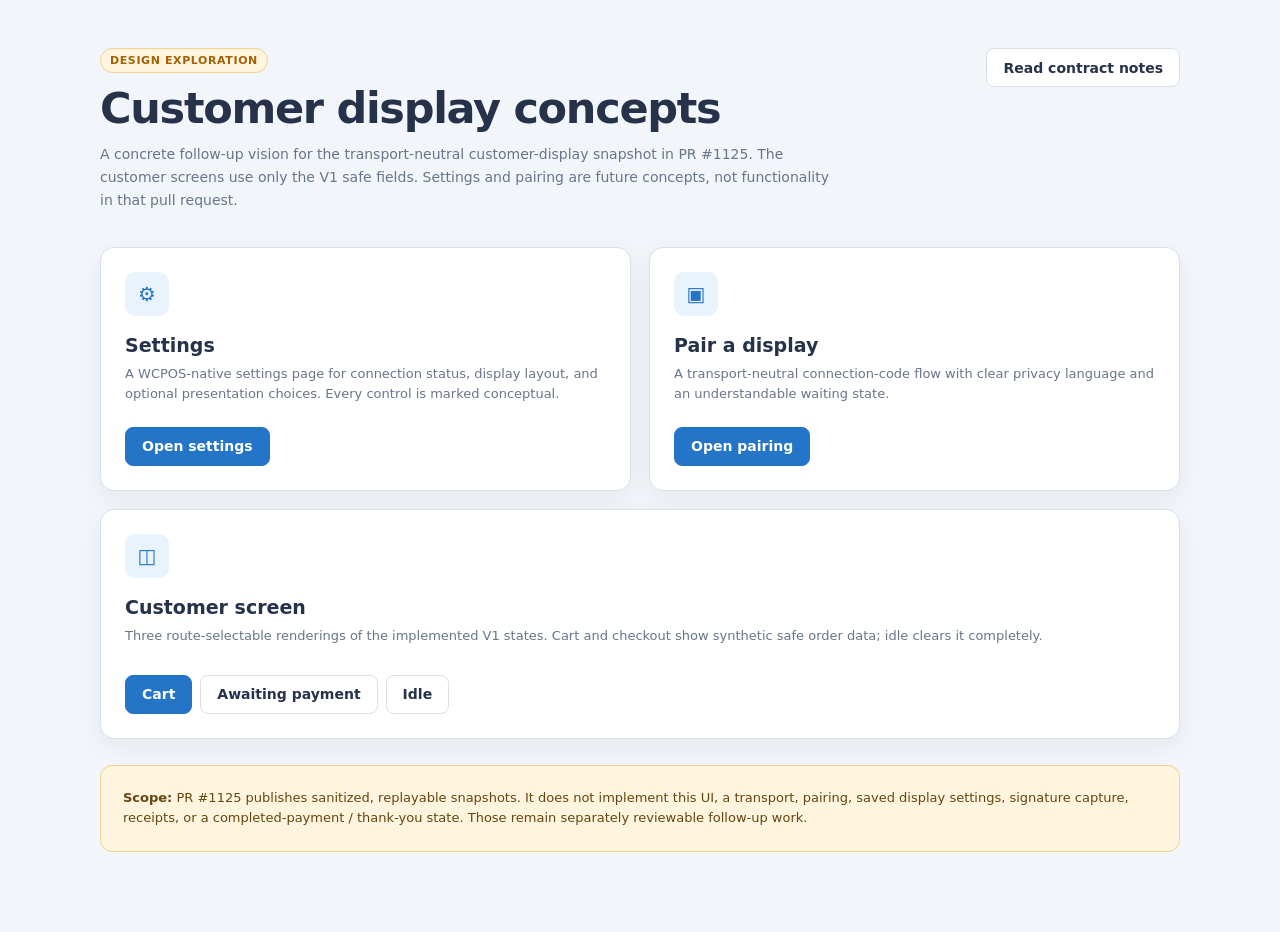
<file: docs/customer-display-mockups/index.html>
<!doctype html>
<html lang="en">
	<head>
		<meta charset="utf-8" />
		<meta name="viewport" content="width=device-width, initial-scale=1" />
		<meta name="color-scheme" content="light" />
		<title>WCPOS customer display concepts</title>
		<link rel="stylesheet" href="styles.css" />
	</head>
	<body class="gallery-body">
		<main class="gallery">
			<header class="gallery-header">
				<div>
					<span class="concept-pill">Design exploration</span>
					<h1>Customer display concepts</h1>
					<p>
						A concrete follow-up vision for the transport-neutral customer-display snapshot in
						PR #1125. The customer screens use only the V1 safe fields. Settings and pairing are
						future concepts, not functionality in that pull request.
					</p>
				</div>
				<a class="button" href="README.md">Read contract notes</a>
			</header>

			<section class="gallery-grid" aria-label="Mockup pages">
				<article class="gallery-card">
					<div class="card-icon" aria-hidden="true">⚙</div>
					<h2>Settings</h2>
					<p>
						A WCPOS-native settings page for connection status, display layout, and optional
						presentation choices. Every control is marked conceptual.
					</p>
					<div class="gallery-links">
						<a class="button primary" href="settings.html">Open settings</a>
					</div>
				</article>

				<article class="gallery-card">
					<div class="card-icon" aria-hidden="true">▣</div>
					<h2>Pair a display</h2>
					<p>
						A transport-neutral connection-code flow with clear privacy language and an
						understandable waiting state.
					</p>
					<div class="gallery-links">
						<a class="button primary" href="pair-display.html">Open pairing</a>
					</div>
				</article>

				<article class="gallery-card wide">
					<div class="card-icon" aria-hidden="true">◫</div>
					<h2>Customer screen</h2>
					<p>
						Three route-selectable renderings of the implemented V1 states. Cart and checkout
						show synthetic safe order data; idle clears it completely.
					</p>
					<div class="gallery-links">
						<a class="button primary" href="display.html?state=cart">Cart</a>
						<a class="button" href="display.html?state=awaiting-payment">Awaiting payment</a>
						<a class="button" href="display.html?state=idle">Idle</a>
					</div>
				</article>
			</section>

			<aside class="scope-box">
				<strong>Scope:</strong> PR #1125 publishes sanitized, replayable snapshots. It does not
				implement this UI, a transport, pairing, saved display settings, signature capture,
				receipts, or a completed-payment / thank-you state. Those remain separately reviewable
				follow-up work.
			</aside>
		</main>
	</body>
</html>
</file>
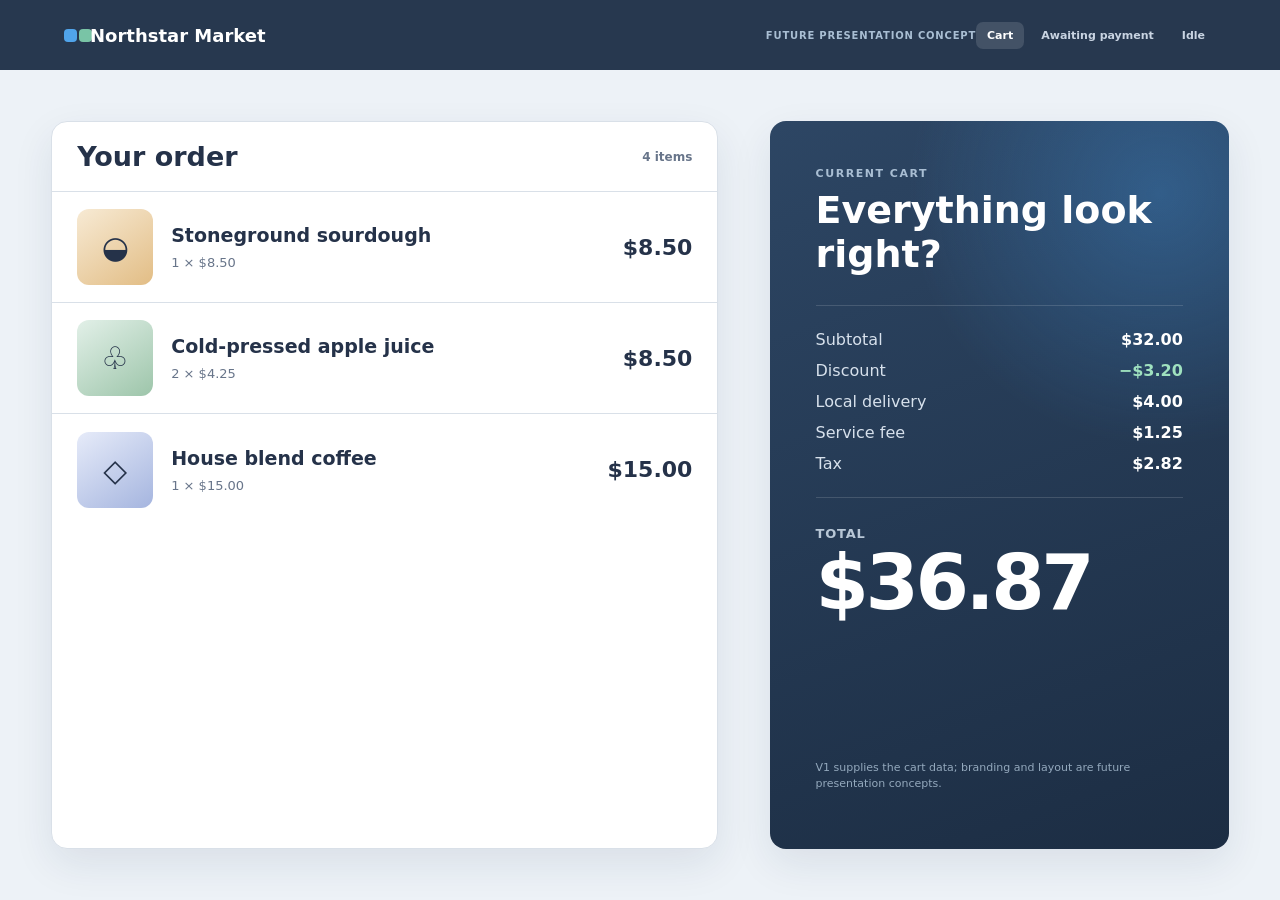
<file: docs/customer-display-mockups/display.html>
<!doctype html>
<html lang="en">
	<head>
		<meta charset="utf-8" />
		<meta name="viewport" content="width=device-width, initial-scale=1" />
		<meta name="color-scheme" content="light" />
		<title>Customer display concept — WCPOS</title>
		<link rel="stylesheet" href="styles.css" />
	</head>
	<body class="display-body">
		<div class="display-shell">
			<header class="display-topbar">
				<a class="display-brand" href="index.html">
					<span class="brand-dot" aria-hidden="true"></span>
					<span>Northstar Market</span>
				</a>
				<span class="display-concept-label">Future presentation concept</span>
				<nav class="display-state-nav" aria-label="Concept display states">
					<a href="display.html?state=cart" data-state-link="cart">Cart</a>
					<a href="display.html?state=awaiting-payment" data-state-link="awaiting-payment">
						Awaiting payment
					</a>
					<a href="display.html?state=idle" data-state-link="idle">Idle</a>
				</nav>
			</header>

			<main class="display-main" data-state-view="cart" hidden>
				<section class="item-panel" aria-label="Cart items">
					<header class="panel-heading">
						<h1>Your order</h1>
						<span>4 items</span>
					</header>
					<div class="items-list">
						<article class="line-item">
							<div class="product-image" aria-hidden="true">◒</div>
							<div class="line-copy">
								<h2>Stoneground sourdough</h2>
								<p>1 × $8.50</p>
							</div>
							<div class="line-total">$8.50</div>
						</article>
						<article class="line-item">
							<div class="product-image bottle" aria-hidden="true">♧</div>
							<div class="line-copy">
								<h2>Cold-pressed apple juice</h2>
								<p>2 × $4.25</p>
							</div>
							<div class="line-total">$8.50</div>
						</article>
						<article class="line-item">
							<div class="product-image bag" aria-hidden="true">◇</div>
							<div class="line-copy">
								<h2>House blend coffee</h2>
								<p>1 × $15.00</p>
							</div>
							<div class="line-total">$15.00</div>
						</article>
					</div>
				</section>

				<aside class="summary-panel" aria-label="Cart totals">
					<div>
						<p class="summary-eyebrow">Current cart</p>
						<h2 class="summary-title">Everything look right?</h2>
						<div class="totals-list">
							<div class="total-row"><span>Subtotal</span><strong>$32.00</strong></div>
							<div class="total-row discount"><span>Discount</span><strong>−$3.20</strong></div>
							<div class="total-row"><span>Local delivery</span><strong>$4.00</strong></div>
							<div class="total-row"><span>Service fee</span><strong>$1.25</strong></div>
							<div class="total-row"><span>Tax</span><strong>$2.82</strong></div>
						</div>
						<div class="grand-total">
							<span>Total</span>
							<strong>$36.87</strong>
						</div>
					</div>
					<p class="display-footer-note">
						V1 supplies the cart data; branding and layout are future presentation concepts.
					</p>
				</aside>
			</main>

			<main class="display-main" data-state-view="awaiting-payment" hidden>
				<section class="item-panel" aria-label="Checkout items">
					<header class="panel-heading">
						<h1>Your order</h1>
						<span>4 items</span>
					</header>
					<div class="items-list">
						<article class="line-item">
							<div class="product-image" aria-hidden="true">◒</div>
							<div class="line-copy">
								<h2>Stoneground sourdough</h2>
								<p>1 × $8.50</p>
							</div>
							<div class="line-total">$8.50</div>
						</article>
						<article class="line-item">
							<div class="product-image bottle" aria-hidden="true">♧</div>
							<div class="line-copy">
								<h2>Cold-pressed apple juice</h2>
								<p>2 × $4.25</p>
							</div>
							<div class="line-total">$8.50</div>
						</article>
						<article class="line-item">
							<div class="product-image bag" aria-hidden="true">◇</div>
							<div class="line-copy">
								<h2>House blend coffee</h2>
								<p>1 × $15.00</p>
							</div>
							<div class="line-total">$15.00</div>
						</article>
					</div>
				</section>

				<aside class="summary-panel" aria-label="Amount due">
					<div>
						<p class="summary-eyebrow">Awaiting payment</p>
						<h2 class="summary-title">Ready when you are.</h2>
						<div class="totals-list">
							<div class="total-row"><span>Subtotal</span><strong>$32.00</strong></div>
							<div class="total-row discount"><span>Discount</span><strong>−$3.20</strong></div>
							<div class="total-row"><span>Delivery + fee</span><strong>$5.25</strong></div>
							<div class="total-row"><span>Tax</span><strong>$2.82</strong></div>
						</div>
						<div class="grand-total">
							<span>Amount due</span>
							<strong>$36.87</strong>
						</div>
						<div class="payment-callout">
							Please follow the cashier's instructions to complete payment.
						</div>
					</div>
					<p class="display-footer-note">
						V1 supplies the authoritative net total; this checkout layout is a future concept.
					</p>
				</aside>
			</main>

			<main class="idle-main" data-state-view="idle" hidden>
				<div class="idle-orbit" aria-hidden="true"></div>
				<div class="idle-copy">
					<div class="idle-icon" aria-hidden="true">W</div>
					<p class="summary-eyebrow">Northstar Market</p>
					<h1>Welcome.</h1>
					<p>We'll be with you shortly.</p>
					<p class="idle-concept-note">
						V1 supplies the idle state; branding and welcome copy are future concepts.
					</p>
				</div>
			</main>
		</div>
		<script src="mockups.js"></script>
	</body>
</html>
</file>
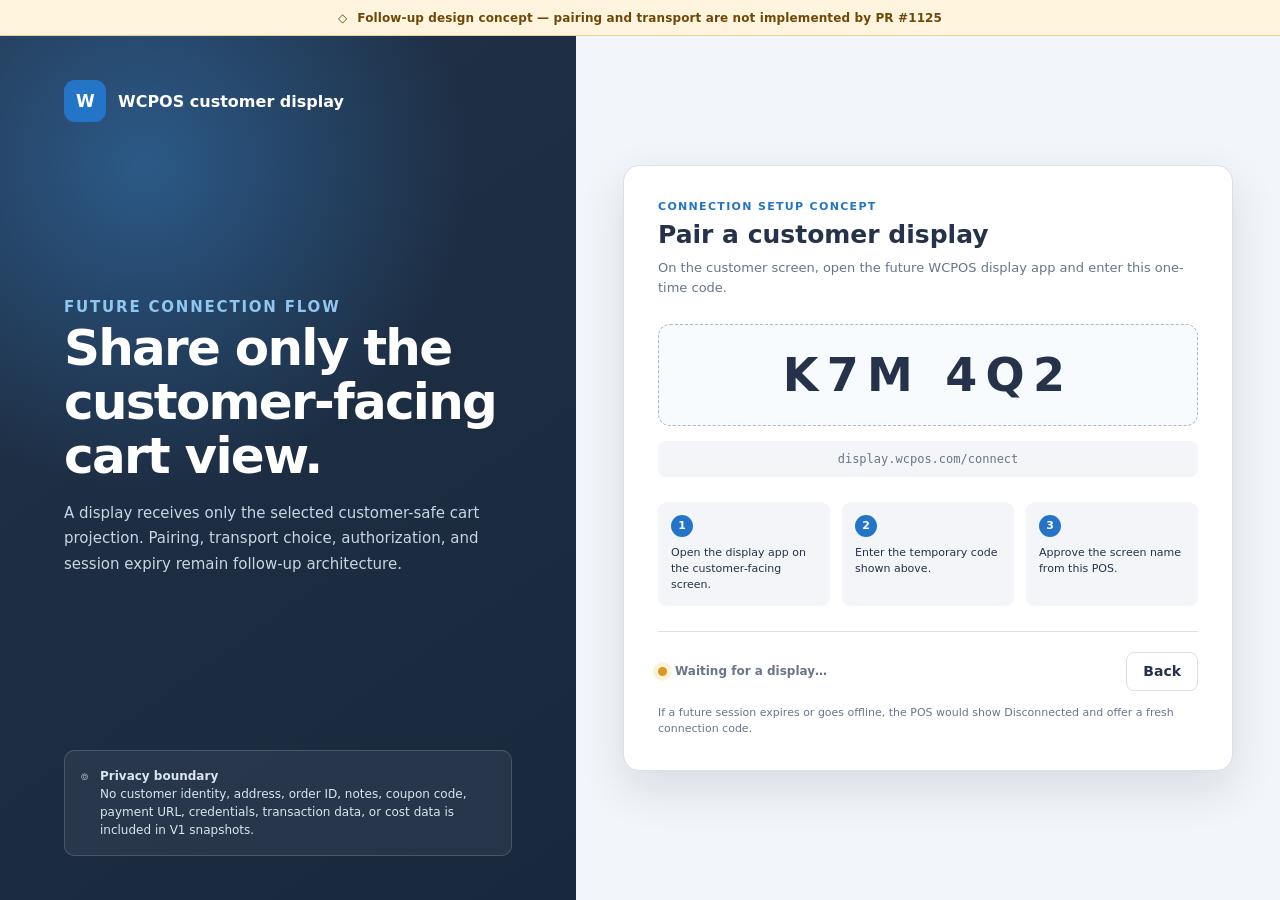
<file: docs/customer-display-mockups/pair-display.html>
<!doctype html>
<html lang="en">
	<head>
		<meta charset="utf-8" />
		<meta name="viewport" content="width=device-width, initial-scale=1" />
		<meta name="color-scheme" content="light" />
		<title>Pair customer display concept — WCPOS</title>
		<link rel="stylesheet" href="styles.css" />
	</head>
	<body>
		<div class="concept-banner">
			<span aria-hidden="true">◇</span>
			Follow-up design concept — pairing and transport are not implemented by PR #1125
		</div>
		<main class="pair-page">
			<section class="pair-intro">
				<a class="brand-line" href="index.html">
					<span class="wcpos-mark">W</span>
					WCPOS customer display
				</a>

				<div class="pair-intro-copy">
					<p class="step-label" style="color: #8fc7f1">Future connection flow</p>
					<h1>Share only the customer-facing cart view.</h1>
					<p>
						A display receives only the selected customer-safe cart projection. Pairing,
						transport choice, authorization, and session expiry remain follow-up architecture.
					</p>
				</div>

				<div class="privacy-note">
					<span aria-hidden="true">⌾</span>
					<span>
						<strong>Privacy boundary</strong><br />
						No customer identity, address, order ID, notes, coupon code, payment URL,
						credentials, transaction data, or cost data is included in V1 snapshots.
					</span>
				</div>
			</section>

			<section class="pair-panel" aria-label="Pairing code concept">
				<div class="pair-card">
					<p class="step-label">Connection setup concept</p>
					<h2>Pair a customer display</h2>
					<p class="muted-copy">
						On the customer screen, open the future WCPOS display app and enter this one-time
						code.
					</p>

					<div class="pair-code" aria-label="Example connection code K7M 4Q2">K7M 4Q2</div>
					<div class="pair-url">display.wcpos.com/connect</div>

					<ol class="pair-steps">
						<li><span>1</span>Open the display app on the customer-facing screen.</li>
						<li><span>2</span>Enter the temporary code shown above.</li>
						<li><span>3</span>Approve the screen name from this POS.</li>
					</ol>

					<div class="connection-status">
						<div class="waiting"><span class="pulse"></span> Waiting for a display…</div>
						<a class="button" href="settings.html">Back</a>
					</div>
					<p class="recovery-note">
						If a future session expires or goes offline, the POS would show Disconnected and offer
						a fresh connection code.
					</p>
				</div>
			</section>
		</main>
	</body>
</html>
</file>
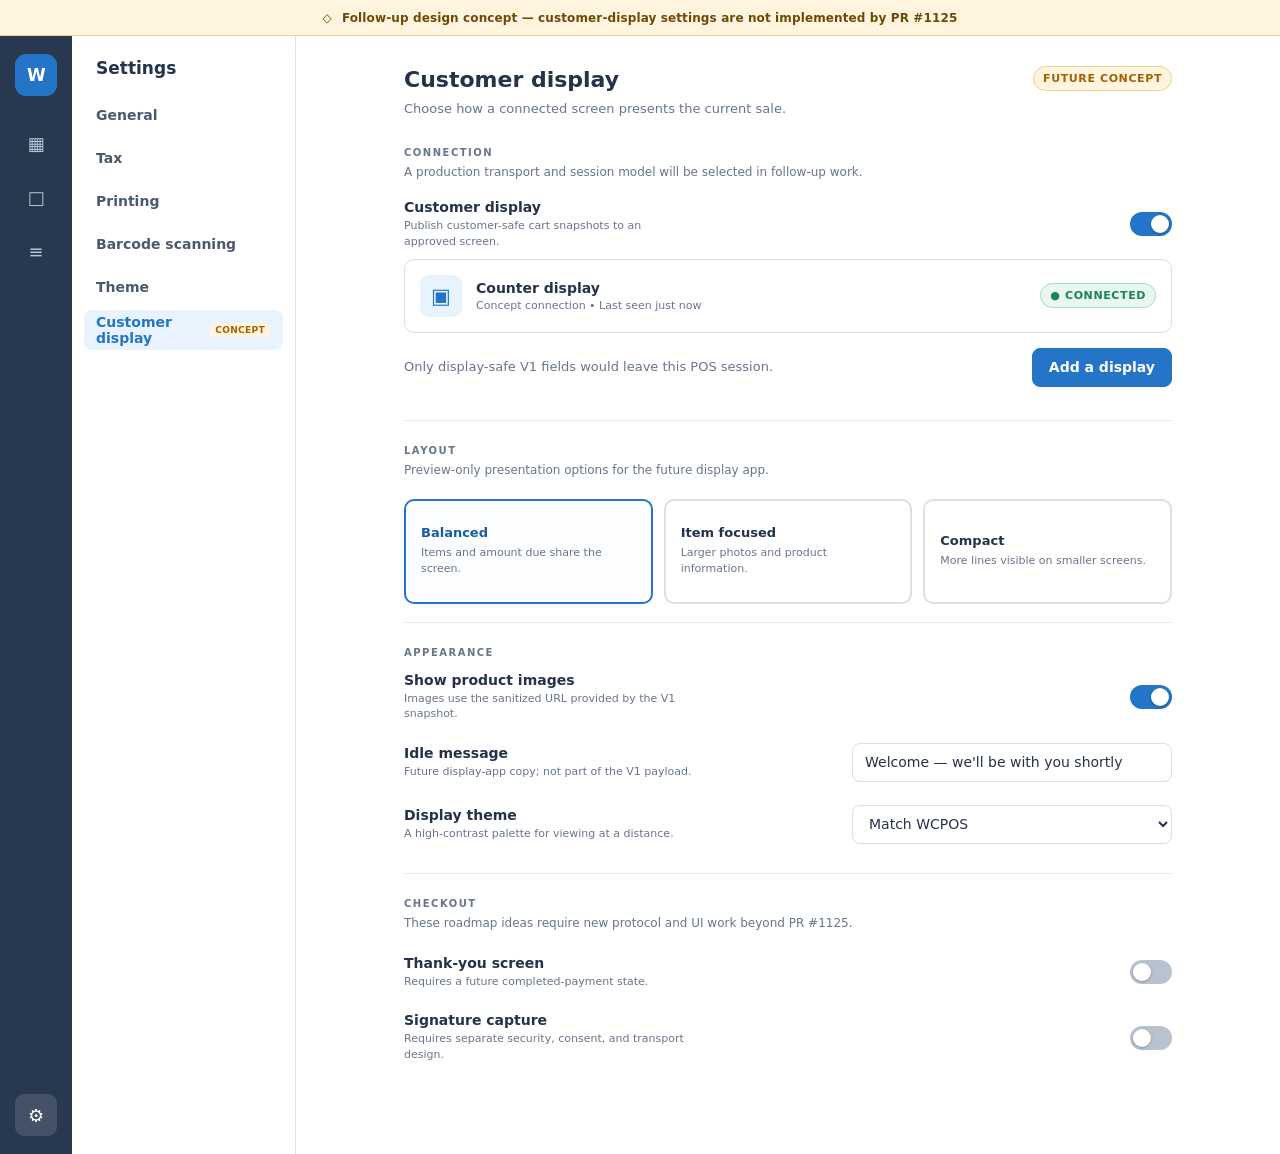
<file: docs/customer-display-mockups/settings.html>
<!doctype html>
<html lang="en">
	<head>
		<meta charset="utf-8" />
		<meta name="viewport" content="width=device-width, initial-scale=1" />
		<meta name="color-scheme" content="light" />
		<title>Customer display settings concept — WCPOS</title>
		<link rel="stylesheet" href="styles.css" />
	</head>
	<body>
		<div class="concept-banner">
			<span aria-hidden="true">◇</span>
			Follow-up design concept — customer-display settings are not implemented by PR #1125
		</div>
		<div class="app-shell">
			<div class="global-sidebar" aria-label="WCPOS areas">
				<a class="wcpos-mark" href="index.html" aria-label="Mockup gallery">W</a>
				<span class="global-icon" aria-label="Point of sale">▦</span>
				<span class="global-icon" aria-label="Products">□</span>
				<span class="global-icon" aria-label="Orders">≡</span>
				<span class="global-icon active" aria-label="Settings">⚙</span>
			</div>

			<div class="settings-rail" aria-label="Settings sections">
				<h2 class="rail-title">Settings</h2>
				<div class="rail-links">
					<span class="rail-link">General</span>
					<span class="rail-link">Tax</span>
					<span class="rail-link">Printing</span>
					<span class="rail-link">Barcode scanning</span>
					<span class="rail-link">Theme</span>
					<a class="rail-link active" href="settings.html">
						Customer display <span class="mini-badge">Concept</span>
					</a>
				</div>
			</div>

			<main class="settings-main">
				<div class="settings-page">
					<header class="page-heading">
						<div>
							<h1>Customer display</h1>
							<p>Choose how a connected screen presents the current sale.</p>
						</div>
						<span class="concept-pill">Future concept</span>
					</header>

					<section class="settings-section first">
						<h2 class="section-kicker">Connection</h2>
						<p class="section-description">
							A production transport and session model will be selected in follow-up work.
						</p>
						<div class="setting-row">
							<div class="setting-label">
								Customer display
								<small>Publish customer-safe cart snapshots to an approved screen.</small>
							</div>
							<div class="setting-control">
								<button
									class="switch on"
									type="button"
									role="switch"
									aria-checked="true"
									aria-label="Customer display"
									data-mock-action
									data-display-enabled
								></button>
							</div>
						</div>

						<div class="connected-card" data-display-dependent>
							<div class="device-icon" aria-hidden="true">▣</div>
							<div class="device-copy">
								<strong>Counter display</strong>
								<small>Concept connection • Last seen just now</small>
							</div>
							<span class="status-pill">● Connected</span>
						</div>

						<div class="action-row" data-display-dependent>
							<p class="muted-copy">Only display-safe V1 fields would leave this POS session.</p>
							<a class="button primary" href="pair-display.html">Add a display</a>
						</div>
					</section>

					<section class="settings-section">
						<h2 class="section-kicker">Layout</h2>
						<p class="section-description">Preview-only presentation options for the future display app.</p>
						<div class="choice-grid" role="radiogroup" aria-label="Display layout" data-choice-group>
							<button class="choice-card selected" type="button" role="radio" aria-checked="true" tabindex="0">
								<strong>Balanced</strong>
								<small>Items and amount due share the screen.</small>
							</button>
							<button class="choice-card" type="button" role="radio" aria-checked="false" tabindex="-1">
								<strong>Item focused</strong>
								<small>Larger photos and product information.</small>
							</button>
							<button class="choice-card" type="button" role="radio" aria-checked="false" tabindex="-1">
								<strong>Compact</strong>
								<small>More lines visible on smaller screens.</small>
							</button>
						</div>
					</section>

					<section class="settings-section">
						<h2 class="section-kicker">Appearance</h2>
						<div class="setting-row">
							<div class="setting-label">
								Show product images
								<small>Images use the sanitized URL provided by the V1 snapshot.</small>
							</div>
							<div class="setting-control">
								<button
									class="switch on"
									type="button"
									role="switch"
									aria-checked="true"
									aria-label="Show product images"
									data-mock-action
								></button>
							</div>
						</div>
						<div class="setting-row">
							<label class="setting-label" for="idle-message">
								Idle message
								<small>Future display-app copy; not part of the V1 payload.</small>
							</label>
							<div class="setting-control">
								<input
									class="text-control"
									id="idle-message"
									value="Welcome — we'll be with you shortly"
									data-mock-action
								/>
							</div>
						</div>
						<div class="setting-row">
							<label class="setting-label" for="theme">
								Display theme
								<small>A high-contrast palette for viewing at a distance.</small>
							</label>
							<div class="setting-control">
								<select class="select-control" id="theme" data-mock-action>
									<option>Match WCPOS</option>
									<option>Light</option>
									<option>Dark</option>
								</select>
							</div>
						</div>
					</section>

					<section class="settings-section">
						<h2 class="section-kicker">Checkout</h2>
						<p class="section-description">
							These roadmap ideas require new protocol and UI work beyond PR #1125.
						</p>
						<div class="setting-row">
							<div class="setting-label">
								Thank-you screen
								<small>Requires a future completed-payment state.</small>
							</div>
							<div class="setting-control">
								<button
									class="switch"
									type="button"
									role="switch"
									aria-checked="false"
									aria-label="Thank-you screen"
									data-mock-action
								></button>
							</div>
						</div>
						<div class="setting-row">
							<div class="setting-label">
								Signature capture
								<small>Requires separate security, consent, and transport design.</small>
							</div>
							<div class="setting-control">
								<button
									class="switch"
									type="button"
									role="switch"
									aria-checked="false"
									aria-label="Signature capture"
									data-mock-action
								></button>
							</div>
						</div>
					</section>
				</div>
			</main>
		</div>
		<div class="mock-toast" role="status" aria-live="polite" data-mock-toast></div>
		<script src="mockups.js"></script>
	</body>
</html>
</file>
<file: docs/customer-display-mockups/styles.css>
:root {
	--background: #f2f5f9;
	--foreground: #253249;
	--card: #ffffff;
	--card-foreground: #253249;
	--muted: #f3f5f8;
	--muted-foreground: #68758a;
	--primary: #2475c7;
	--primary-dark: #185c9e;
	--primary-soft: #e9f3fd;
	--sidebar: #27384f;
	--sidebar-foreground: #eaf0f7;
	--border: #d9e0e8;
	--success: #17845a;
	--success-soft: #e8f7f0;
	--warning: #a26105;
	--warning-soft: #fff5de;
	--radius: 10px;
	--shadow: 0 18px 45px rgba(29, 47, 72, 0.12);
	font-family:
		Inter, ui-sans-serif, system-ui, -apple-system, BlinkMacSystemFont, "Segoe UI", sans-serif;
	font-size: 14px;
	color: var(--foreground);
	background: var(--background);
}

* {
	box-sizing: border-box;
}

[hidden] {
	display: none !important;
}

html,
body {
	min-height: 100%;
	margin: 0;
}

body {
	background: var(--background);
}

a {
	color: inherit;
	text-decoration: none;
}

button,
input,
select {
	font: inherit;
}

button,
select,
input[type="checkbox"] {
	cursor: pointer;
}

.concept-banner {
	display: flex;
	align-items: center;
	justify-content: center;
	gap: 10px;
	min-height: 36px;
	padding: 8px 18px;
	color: #6f4808;
	background: var(--warning-soft);
	border-bottom: 1px solid #efd28f;
	font-size: 12px;
	font-weight: 650;
	letter-spacing: 0.01em;
}

.concept-pill,
.status-pill {
	display: inline-flex;
	align-items: center;
	gap: 6px;
	width: fit-content;
	padding: 5px 9px;
	border-radius: 999px;
	font-size: 11px;
	font-weight: 700;
	letter-spacing: 0.055em;
	text-transform: uppercase;
}

.concept-pill {
	color: var(--warning);
	background: var(--warning-soft);
	border: 1px solid #efd28f;
}

.status-pill {
	color: var(--success);
	background: var(--success-soft);
	border: 1px solid #a6dbc5;
}

.app-shell {
	min-height: calc(100vh - 36px);
	display: grid;
	grid-template-columns: 72px 224px minmax(0, 1fr);
}

.global-sidebar {
	position: relative;
	display: flex;
	flex-direction: column;
	align-items: center;
	gap: 12px;
	padding: 18px 10px;
	color: var(--sidebar-foreground);
	background: var(--sidebar);
}

.wcpos-mark {
	display: grid;
	place-items: center;
	width: 42px;
	height: 42px;
	margin-bottom: 14px;
	border-radius: 11px;
	color: white;
	background: var(--primary);
	font-size: 17px;
	font-weight: 800;
	letter-spacing: -0.04em;
}

.global-icon {
	display: grid;
	place-items: center;
	width: 42px;
	height: 42px;
	border-radius: 9px;
	color: #b9c6d6;
	font-size: 18px;
}

.global-icon.active {
	color: white;
	background: rgba(255, 255, 255, 0.13);
}

.global-icon:last-child {
	margin-top: auto;
}

.settings-rail {
	padding: 22px 12px;
	background: var(--card);
	border-right: 1px solid var(--border);
}

.rail-title {
	margin: 0 12px 17px;
	font-size: 17px;
	font-weight: 700;
}

.rail-links {
	display: grid;
	gap: 3px;
}

.rail-link {
	display: flex;
	align-items: center;
	justify-content: space-between;
	min-height: 40px;
	padding: 0 12px;
	border-radius: 8px;
	color: #4b5970;
	font-weight: 550;
}

.rail-link.active {
	color: var(--primary);
	background: var(--primary-soft);
	font-weight: 700;
}

.rail-link .mini-badge {
	padding: 2px 6px;
	border-radius: 999px;
	color: var(--warning);
	background: var(--warning-soft);
	font-size: 9px;
	font-weight: 750;
	letter-spacing: 0.04em;
	text-transform: uppercase;
}

.settings-main {
	min-width: 0;
	padding: 30px 36px 64px;
	background: var(--card);
}

.settings-page {
	width: min(100%, 768px);
	margin: 0 auto;
}

.page-heading {
	display: flex;
	align-items: flex-start;
	justify-content: space-between;
	gap: 20px;
	margin-bottom: 28px;
}

.page-heading h1 {
	margin: 0 0 5px;
	font-size: 22px;
	line-height: 1.25;
}

.page-heading p,
.muted-copy {
	margin: 0;
	color: var(--muted-foreground);
	font-size: 13px;
	line-height: 1.55;
}

.settings-section {
	padding: 24px 0 18px;
	border-top: 1px solid rgba(217, 224, 232, 0.75);
}

.settings-section.first {
	padding-top: 0;
	border-top: 0;
}

.section-kicker {
	margin: 0 0 5px;
	color: var(--muted-foreground);
	font-size: 10px;
	font-weight: 750;
	letter-spacing: 0.15em;
	text-transform: uppercase;
}

.section-description {
	margin: 0 0 9px;
	color: var(--muted-foreground);
	font-size: 12px;
	line-height: 1.5;
}

.setting-row {
	display: grid;
	grid-template-columns: minmax(210px, 288px) minmax(220px, 1fr);
	align-items: center;
	gap: 24px;
	min-height: 62px;
	padding: 9px 0;
}

.setting-label {
	display: grid;
	gap: 3px;
	font-weight: 600;
}

.setting-label small {
	color: var(--muted-foreground);
	font-size: 11px;
	font-weight: 400;
	line-height: 1.45;
}

.setting-control {
	display: flex;
	justify-content: flex-end;
}

.text-control,
.select-control {
	width: min(100%, 320px);
	min-height: 39px;
	padding: 0 12px;
	color: var(--foreground);
	background: var(--card);
	border: 1px solid var(--border);
	border-radius: 8px;
}

.switch {
	position: relative;
	width: 42px;
	height: 24px;
	border: 0;
	border-radius: 999px;
	background: #b9c3cf;
}

.switch::after {
	position: absolute;
	top: 3px;
	left: 3px;
	width: 18px;
	height: 18px;
	content: "";
	border-radius: 999px;
	background: white;
	box-shadow: 0 1px 3px rgba(0, 0, 0, 0.25);
	transition: transform 160ms ease;
}

.switch.on {
	background: var(--primary);
}

.switch.on::after {
	transform: translateX(18px);
}

.choice-grid {
	display: grid;
	grid-template-columns: repeat(3, 1fr);
	gap: 11px;
	padding-top: 11px;
}

.choice-card {
	min-height: 105px;
	padding: 15px;
	text-align: left;
	color: var(--foreground);
	background: var(--card);
	border: 2px solid var(--border);
	border-radius: var(--radius);
}

.choice-card.selected {
	color: var(--primary-dark);
	background: #fbfdff;
	border-color: var(--primary);
}

.choice-card strong,
.choice-card small {
	display: block;
}

.choice-card strong {
	margin-bottom: 5px;
	font-size: 13px;
}

.choice-card small {
	color: var(--muted-foreground);
	font-size: 11px;
	line-height: 1.45;
}

.action-row {
	display: flex;
	align-items: center;
	justify-content: space-between;
	gap: 20px;
	padding: 15px 0;
}

.button {
	display: inline-flex;
	align-items: center;
	justify-content: center;
	min-height: 39px;
	padding: 0 16px;
	border: 1px solid var(--border);
	border-radius: 8px;
	color: var(--foreground);
	background: var(--card);
	font-weight: 650;
}

.button.primary {
	color: white;
	background: var(--primary);
	border-color: var(--primary);
}

.button.ghost {
	color: var(--primary);
	background: transparent;
	border-color: transparent;
}

.button.disabled {
	opacity: 0.52;
}

.connected-card {
	display: flex;
	align-items: center;
	gap: 14px;
	padding: 15px;
	border: 1px solid var(--border);
	border-radius: var(--radius);
	background: var(--card);
}

.connected-card .device-icon {
	display: grid;
	place-items: center;
	width: 42px;
	height: 42px;
	border-radius: 9px;
	color: var(--primary);
	background: var(--primary-soft);
	font-size: 21px;
}

.connected-card .device-copy {
	flex: 1;
}

.connected-card strong,
.connected-card small {
	display: block;
}

.connected-card small {
	margin-top: 3px;
	color: var(--muted-foreground);
	font-size: 11px;
}

.pair-page {
	min-height: calc(100vh - 36px);
	display: grid;
	grid-template-columns: minmax(360px, 0.9fr) minmax(500px, 1.1fr);
	background: var(--card);
}

.pair-intro {
	display: flex;
	flex-direction: column;
	justify-content: space-between;
	padding: 44px clamp(36px, 5vw, 76px);
	color: white;
	background:
		radial-gradient(circle at 25% 15%, rgba(62, 151, 234, 0.4), transparent 38%),
		linear-gradient(145deg, #213248 0%, #18283d 100%);
}

.brand-line {
	display: flex;
	align-items: center;
	gap: 12px;
	font-size: 16px;
	font-weight: 750;
}

.brand-line .wcpos-mark {
	margin: 0;
}

.pair-intro-copy h1 {
	max-width: 450px;
	margin: 0 0 18px;
	font-size: clamp(31px, 4vw, 50px);
	line-height: 1.08;
	letter-spacing: -0.035em;
}

.pair-intro-copy p {
	max-width: 500px;
	margin: 0;
	color: #c9d5e3;
	font-size: 15px;
	line-height: 1.7;
}

.privacy-note {
	display: flex;
	gap: 12px;
	padding: 16px;
	border: 1px solid rgba(255, 255, 255, 0.16);
	border-radius: var(--radius);
	color: #dbe5f0;
	background: rgba(255, 255, 255, 0.06);
	font-size: 12px;
	line-height: 1.5;
}

.pair-panel {
	display: grid;
	place-items: center;
	padding: 44px;
	background: var(--background);
}

.pair-card {
	width: min(100%, 610px);
	padding: 34px;
	border: 1px solid var(--border);
	border-radius: 16px;
	background: var(--card);
	box-shadow: var(--shadow);
}

.step-label {
	margin: 0 0 7px;
	color: var(--primary);
	font-size: 11px;
	font-weight: 750;
	letter-spacing: 0.12em;
	text-transform: uppercase;
}

.pair-card h2 {
	margin: 0 0 9px;
	font-size: 25px;
}

.pair-code {
	display: flex;
	align-items: center;
	justify-content: center;
	gap: 12px;
	margin: 26px 0 15px;
	padding: 23px;
	border: 1px dashed #a7b9cc;
	border-radius: 12px;
	background: #f8fbfe;
	font-size: clamp(31px, 4vw, 46px);
	font-weight: 800;
	letter-spacing: 0.18em;
}

.pair-url {
	padding: 11px 13px;
	text-align: center;
	color: var(--muted-foreground);
	background: var(--muted);
	border-radius: 8px;
	font-family: ui-monospace, SFMono-Regular, Menlo, monospace;
	font-size: 12px;
}

.pair-steps {
	display: grid;
	grid-template-columns: repeat(3, 1fr);
	gap: 12px;
	margin: 25px 0;
	padding: 0;
	list-style: none;
}

.pair-steps li {
	padding: 13px;
	border-radius: 9px;
	background: var(--muted);
	font-size: 11px;
	line-height: 1.45;
}

.pair-steps span {
	display: grid;
	place-items: center;
	width: 22px;
	height: 22px;
	margin-bottom: 8px;
	border-radius: 99px;
	color: white;
	background: var(--primary);
	font-weight: 750;
}

.connection-status {
	display: flex;
	align-items: center;
	justify-content: space-between;
	gap: 14px;
	padding-top: 20px;
	border-top: 1px solid var(--border);
}

.recovery-note {
	margin: 14px 0 0;
	color: var(--muted-foreground);
	font-size: 11px;
	line-height: 1.45;
}

.waiting {
	display: flex;
	align-items: center;
	gap: 8px;
	color: var(--muted-foreground);
	font-size: 12px;
	font-weight: 600;
}

.pulse {
	width: 9px;
	height: 9px;
	border-radius: 99px;
	background: #d99622;
	box-shadow: 0 0 0 5px #fff3d7;
}

.display-body {
	min-height: 100vh;
	overflow-x: hidden;
	background: #edf2f7;
}

.display-shell {
	min-height: 100vh;
	display: grid;
	grid-template-rows: auto 1fr;
}

.display-topbar {
	display: flex;
	align-items: center;
	justify-content: space-between;
	min-height: 70px;
	padding: 0 clamp(28px, 5vw, 72px);
	color: white;
	background: var(--sidebar);
}

.display-brand {
	display: flex;
	align-items: center;
	gap: 13px;
	font-size: 18px;
	font-weight: 750;
}

.display-brand .brand-dot {
	width: 13px;
	height: 13px;
	border-radius: 4px;
	background: #50a4eb;
	box-shadow: 15px 0 0 #79c4a6;
}

.display-state-nav {
	display: flex;
	gap: 6px;
}

.display-concept-label {
	margin-left: auto;
	color: #a9bed3;
	font-size: 10px;
	font-weight: 700;
	letter-spacing: 0.08em;
	text-transform: uppercase;
}

.display-state-nav a {
	padding: 7px 11px;
	border-radius: 7px;
	color: #c9d4e2;
	font-size: 11px;
	font-weight: 650;
}

.display-state-nav a.active {
	color: white;
	background: rgba(255, 255, 255, 0.13);
}

.capture-mode .display-state-nav {
	display: none;
}

.display-main {
	min-height: 0;
	display: grid;
	grid-template-columns: minmax(0, 1fr) minmax(380px, 39%);
	padding: clamp(24px, 4vw, 54px);
	gap: clamp(24px, 4vw, 54px);
}

.item-panel,
.summary-panel {
	min-height: 0;
	border: 1px solid var(--border);
	border-radius: 16px;
	background: var(--card);
	box-shadow: 0 15px 40px rgba(27, 48, 76, 0.09);
}

.item-panel {
	display: flex;
	flex-direction: column;
	overflow: hidden;
}

.panel-heading {
	display: flex;
	align-items: center;
	justify-content: space-between;
	min-height: 70px;
	padding: 0 25px;
	border-bottom: 1px solid var(--border);
}

.panel-heading h1 {
	margin: 0;
	font-size: clamp(20px, 2.2vw, 27px);
}

.panel-heading span {
	color: var(--muted-foreground);
	font-size: 12px;
	font-weight: 600;
}

.items-list {
	display: grid;
	overflow: hidden;
}

.line-item {
	display: grid;
	grid-template-columns: 76px minmax(0, 1fr) auto;
	align-items: center;
	gap: 18px;
	min-height: 111px;
	padding: 16px 25px;
	border-bottom: 1px solid var(--border);
}

.line-item:last-child {
	border-bottom: 0;
}

.product-image {
	position: relative;
	display: grid;
	place-items: center;
	width: 76px;
	height: 76px;
	overflow: hidden;
	border-radius: 12px;
	background: linear-gradient(145deg, #f7ead4, #e2bd85);
	font-size: 31px;
}

.product-image.bottle {
	background: linear-gradient(145deg, #e2f0e8, #9dc5aa);
}

.product-image.bag {
	background: linear-gradient(145deg, #e6ebf9, #a5b5df);
}

.line-copy {
	min-width: 0;
}

.line-copy h2 {
	margin: 0 0 7px;
	font-size: clamp(15px, 1.6vw, 19px);
	line-height: 1.25;
}

.line-copy p {
	margin: 0;
	color: var(--muted-foreground);
	font-size: 13px;
}

.line-total {
	font-size: clamp(16px, 1.8vw, 22px);
	font-weight: 750;
	font-variant-numeric: tabular-nums;
}

.summary-panel {
	display: flex;
	flex-direction: column;
	justify-content: space-between;
	padding: clamp(26px, 4vw, 46px);
	color: white;
	background:
		radial-gradient(circle at 85% 10%, rgba(69, 155, 232, 0.32), transparent 33%),
		linear-gradient(160deg, #2d4664 0%, #1c2d43 100%);
	border: 0;
}

.summary-eyebrow {
	margin: 0 0 9px;
	color: #a9bed3;
	font-size: 11px;
	font-weight: 750;
	letter-spacing: 0.14em;
	text-transform: uppercase;
}

.summary-title {
	margin: 0 0 28px;
	font-size: clamp(24px, 3vw, 38px);
	line-height: 1.15;
}

.totals-list {
	display: grid;
	gap: 12px;
	padding: 24px 0;
	border-top: 1px solid rgba(255, 255, 255, 0.14);
	border-bottom: 1px solid rgba(255, 255, 255, 0.14);
}

.total-row {
	display: flex;
	align-items: center;
	justify-content: space-between;
	gap: 20px;
	color: #d7e1ec;
	font-size: clamp(13px, 1.3vw, 16px);
}

.total-row strong {
	color: white;
	font-variant-numeric: tabular-nums;
}

.total-row.discount strong {
	color: #9fe1bf;
}

.grand-total {
	padding-top: 28px;
}

.grand-total span,
.grand-total strong {
	display: block;
}

.grand-total span {
	margin-bottom: 4px;
	color: #b8c7d6;
	font-size: 13px;
	font-weight: 650;
	letter-spacing: 0.06em;
	text-transform: uppercase;
}

.grand-total strong {
	font-size: clamp(45px, 6vw, 78px);
	line-height: 1;
	letter-spacing: -0.045em;
	font-variant-numeric: tabular-nums;
}

.payment-callout {
	margin-top: 30px;
	padding: 16px;
	border: 1px solid rgba(135, 210, 174, 0.38);
	border-radius: 10px;
	color: #d7f4e6;
	background: rgba(45, 150, 102, 0.16);
	font-size: 13px;
	line-height: 1.5;
}

.display-footer-note {
	margin-top: 22px;
	color: #94a9bd;
	font-size: 11px;
	line-height: 1.45;
}

.idle-main {
	position: relative;
	min-height: calc(100vh - 70px);
	display: grid;
	place-items: center;
	overflow: hidden;
	padding: 45px;
	text-align: center;
	color: white;
	background:
		radial-gradient(circle at 20% 25%, rgba(65, 155, 232, 0.28), transparent 32%),
		radial-gradient(circle at 83% 70%, rgba(66, 177, 128, 0.22), transparent 28%),
		linear-gradient(145deg, #243b57 0%, #17283d 100%);
}

.idle-orbit {
	position: absolute;
	width: min(62vw, 760px);
	aspect-ratio: 1;
	border: 1px solid rgba(255, 255, 255, 0.07);
	border-radius: 50%;
	box-shadow:
		0 0 0 80px rgba(255, 255, 255, 0.025),
		0 0 0 160px rgba(255, 255, 255, 0.018);
}

.idle-copy {
	position: relative;
	z-index: 1;
	max-width: 720px;
}

.idle-icon {
	display: grid;
	place-items: center;
	width: 84px;
	height: 84px;
	margin: 0 auto 24px;
	border-radius: 22px;
	color: white;
	background: linear-gradient(145deg, #2b84d0, #4c9be0);
	box-shadow: 0 16px 35px rgba(3, 21, 39, 0.33);
	font-size: 31px;
	font-weight: 850;
}

.idle-copy h1 {
	margin: 0 0 14px;
	font-size: clamp(39px, 5.3vw, 74px);
	line-height: 1.04;
	letter-spacing: -0.04em;
}

.idle-copy p {
	margin: 0;
	color: #bed0e0;
	font-size: clamp(16px, 2vw, 22px);
	line-height: 1.55;
}

.idle-copy .idle-concept-note {
	max-width: 520px;
	margin: 28px auto 0;
	color: #91a9be;
	font-size: 11px;
	letter-spacing: 0.02em;
}

.gallery-body {
	min-height: 100vh;
	padding: 48px 24px 80px;
	background: var(--background);
}

.gallery {
	width: min(100%, 1080px);
	margin: 0 auto;
}

.gallery-header {
	display: flex;
	align-items: flex-start;
	justify-content: space-between;
	gap: 30px;
	margin-bottom: 35px;
}

.gallery-header h1 {
	margin: 10px 0 10px;
	font-size: clamp(29px, 4vw, 43px);
	letter-spacing: -0.03em;
}

.gallery-header p {
	max-width: 740px;
	margin: 0;
	color: var(--muted-foreground);
	font-size: 14px;
	line-height: 1.65;
}

.gallery-grid {
	display: grid;
	grid-template-columns: repeat(2, 1fr);
	gap: 18px;
}

.gallery-card {
	display: flex;
	flex-direction: column;
	min-height: 230px;
	padding: 24px;
	border: 1px solid var(--border);
	border-radius: 14px;
	background: var(--card);
	box-shadow: 0 8px 24px rgba(27, 48, 76, 0.06);
}

.gallery-card.wide {
	grid-column: 1 / -1;
}

.gallery-card .card-icon {
	display: grid;
	place-items: center;
	width: 44px;
	height: 44px;
	margin-bottom: 18px;
	border-radius: 10px;
	color: var(--primary);
	background: var(--primary-soft);
	font-size: 20px;
}

.gallery-card h2 {
	margin: 0 0 8px;
	font-size: 19px;
}

.gallery-card p {
	margin: 0 0 22px;
	color: var(--muted-foreground);
	font-size: 13px;
	line-height: 1.55;
}

.gallery-links {
	display: flex;
	flex-wrap: wrap;
	gap: 8px;
	margin-top: auto;
}

.scope-box {
	margin-top: 26px;
	padding: 22px;
	border: 1px solid #efd28f;
	border-radius: 12px;
	color: #644511;
	background: var(--warning-soft);
	font-size: 13px;
	line-height: 1.6;
}

.mock-toast {
	position: fixed;
	right: 22px;
	bottom: 22px;
	z-index: 20;
	max-width: 340px;
	padding: 12px 15px;
	border-radius: 9px;
	color: white;
	background: #26394f;
	box-shadow: var(--shadow);
	font-size: 12px;
	opacity: 0;
	transform: translateY(10px);
	pointer-events: none;
	transition: 160ms ease;
}

.mock-toast.visible {
	opacity: 1;
	transform: translateY(0);
}

@media (max-width: 900px) {
	.app-shell {
		grid-template-columns: 62px 190px minmax(0, 1fr);
	}

	.settings-main {
		padding: 26px 24px 50px;
	}

	.setting-row {
		grid-template-columns: 1fr;
		gap: 8px;
	}

	.setting-control {
		justify-content: flex-start;
	}

	.pair-page {
		grid-template-columns: 1fr;
	}

	.pair-intro {
		min-height: 430px;
		gap: 40px;
	}

	.display-main {
		grid-template-columns: 1fr;
	}

	.summary-panel {
		min-height: 500px;
	}
}

@media (max-width: 680px) {
	.concept-banner {
		align-items: flex-start;
		justify-content: flex-start;
	}

	.app-shell {
		display: block;
	}

	.global-sidebar {
		display: none;
	}

	.settings-rail {
		padding: 0;
		border-right: 0;
		border-bottom: 1px solid var(--border);
	}

	.rail-title {
		margin: 0;
		padding: 15px 18px;
		border-bottom: 1px solid var(--border);
	}

	.rail-links {
		display: flex;
		overflow-x: auto;
		padding: 8px 10px;
	}

	.rail-link {
		flex: 0 0 auto;
	}

	.settings-main {
		padding: 23px 18px 45px;
	}

	.page-heading,
	.action-row,
	.connection-status,
	.gallery-header {
		align-items: flex-start;
		flex-direction: column;
	}

	.choice-grid,
	.pair-steps,
	.gallery-grid {
		grid-template-columns: 1fr;
	}

	.gallery-card.wide {
		grid-column: auto;
	}

	.pair-panel,
	.pair-card {
		padding: 22px;
	}

	.display-topbar {
		align-items: flex-start;
		flex-direction: column;
		gap: 12px;
		padding-top: 16px;
		padding-bottom: 16px;
	}

	.display-state-nav {
		width: 100%;
		overflow-x: auto;
	}

	.display-main {
		padding: 16px;
	}

	.line-item {
		grid-template-columns: 58px minmax(0, 1fr) auto;
		gap: 12px;
		padding: 14px;
	}

	.product-image {
		width: 58px;
		height: 58px;
	}

	.line-copy p {
		font-size: 11px;
	}

	.idle-main {
		min-height: calc(100vh - 125px);
		padding: 28px;
	}
}
</file>
